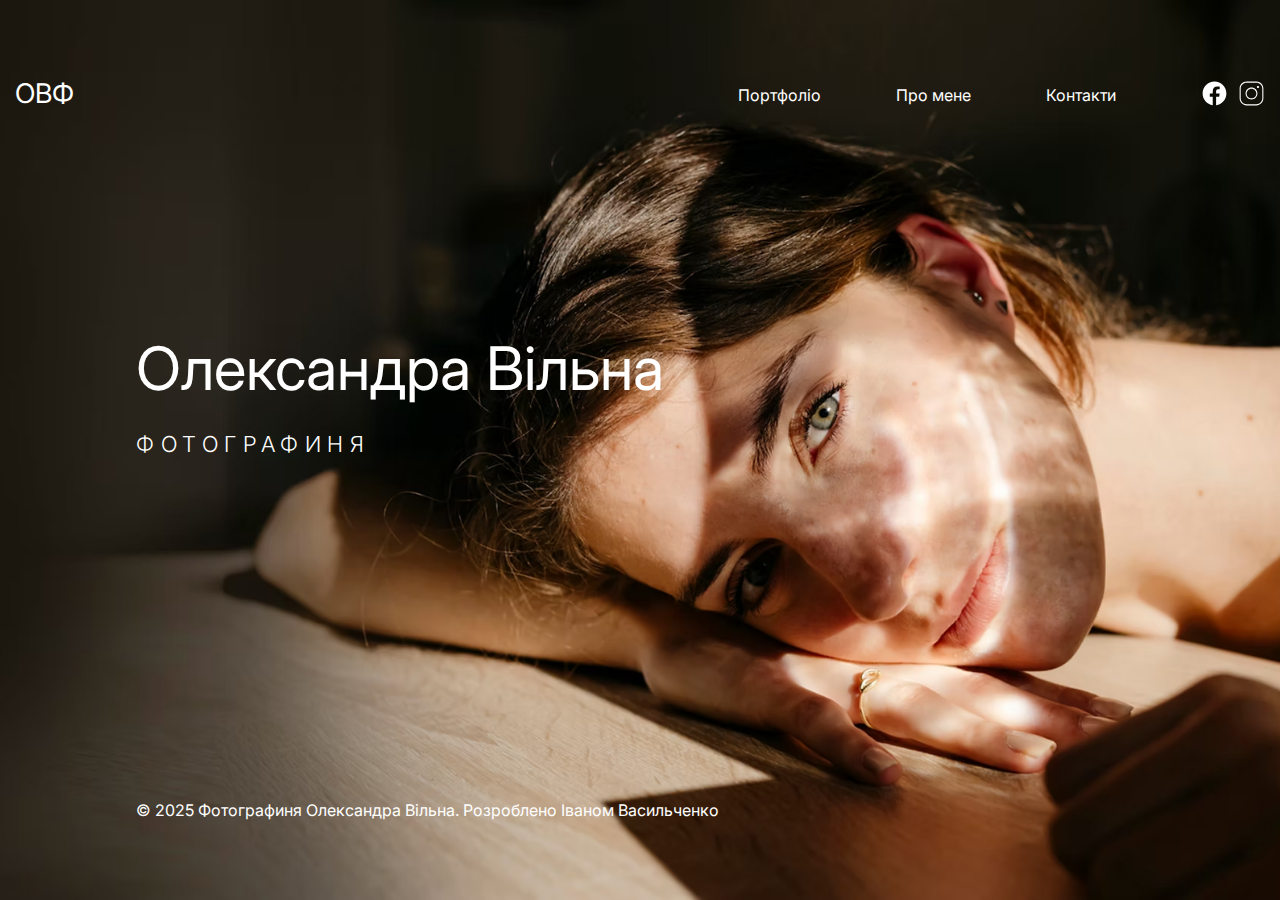
<file: index.html>
<!DOCTYPE html>
<html lang="uk">

<head>
    <meta charset="UTF-8">
    <meta name="viewport" content="width=device-width, initial-scale=1.0">
    <link rel="icon" href="./assets/images/favicons/favicon-camera-32x32.png" type="image/x-icon">
    <link rel="stylesheet" href="assets/css/styles.css">
    <title>Олександра Вільна</title>
</head>

<body>
    <div class="wrapper">
        <div class="bg-container">
            <header class="header">
                <div class="container">
                    <nav class="nav">
                        <div class="logo-text-container"><a href="index.html" class="logo-text">ОВФ</a></div>
                        <div class="links-container">
                            <ul class="links-list">
                                <li class="links-list-element"><a href="./pages/portfolio.html">Портфоліо</a></li>
                                <li class="links-list-element"><a href="#">Про мене</a></li>
                                <li class="links-list-element"><a href="#">Контакти</a></li>
                            </ul>
                            <div class="social-medias-links">
                                <a href="#"><img src="./assets/images/logo/facebook-logo.svg" alt="Логотип фейсбук"></a>
                                <a href="#"><img src="./assets/images/logo/instagram-logo.svg" alt="Логотип інстаграм"></a>
                            </div>
                        </div>
                    </nav>
                </div>
            </header>
            <main class="main">
                <div class="container">
                    <section class="hero-section">
                        <div class="titles-container">
                            <h1 class="hero-title">Олександра Вільна</h1>
                            <h2 class="hero-subtitle">фотографиня</h2>
                        </div>
                    </section>
                </div>
            </main>
            <footer class="footer">
                <div class="container">
                    <div class="footer-text-container">
                        <p class="footer-text">© 2025 Фотографиня Олександра Вільна. Розроблено Іваном Васильченко</p>
                    </div>
                </div>
            </footer>
        </div>
    </div>
</body>

</html>
</file>
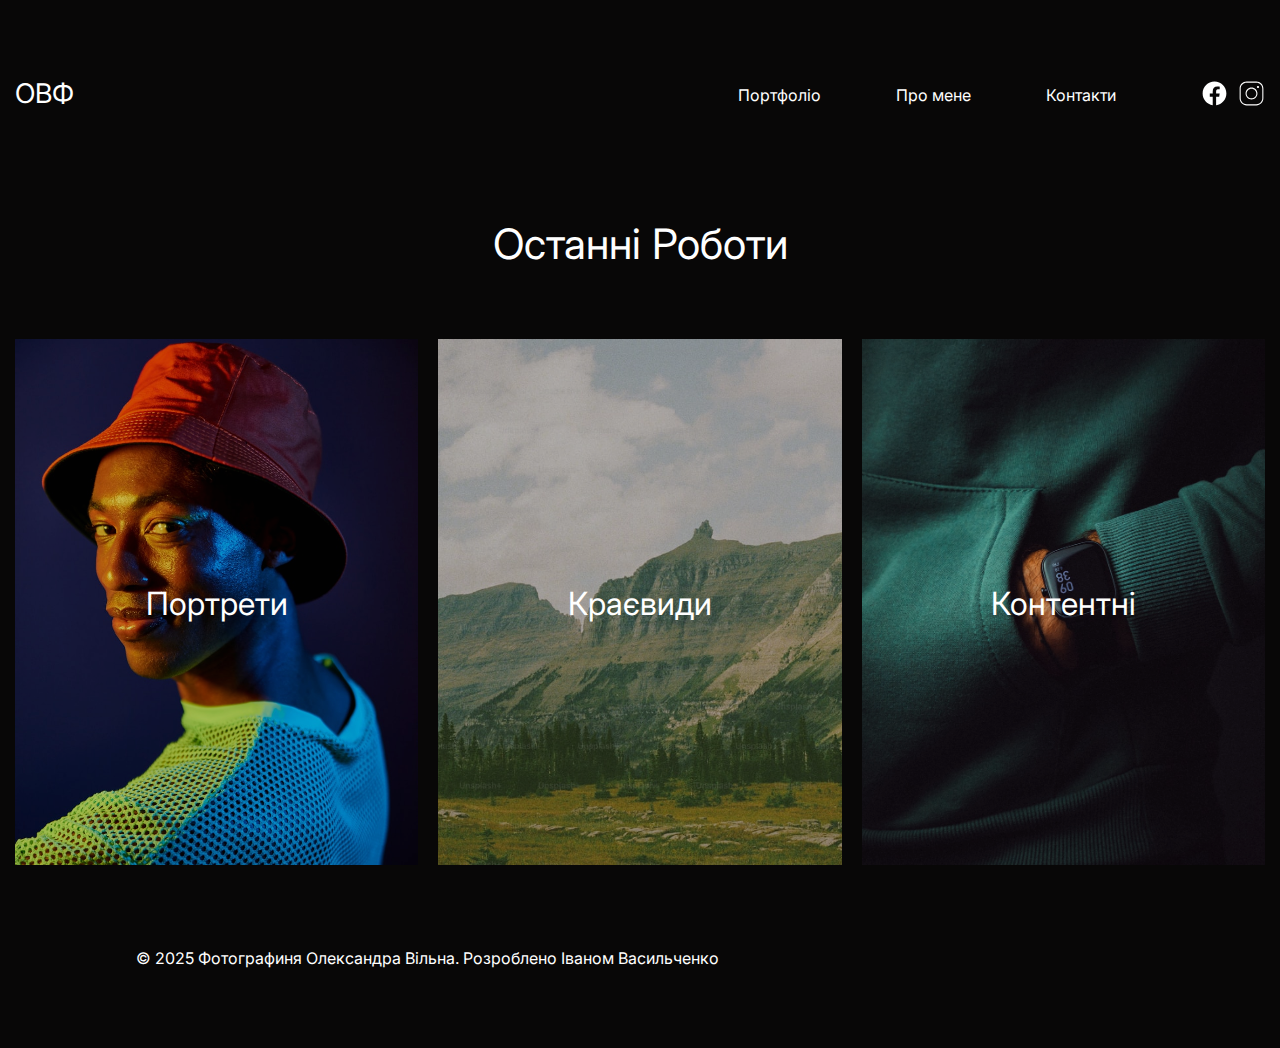
<file: pages/portfolio.html>
<!DOCTYPE html>
<html lang="uk">

<head>
    <meta charset="UTF-8">
    <meta name="viewport" content="width=device-width, initial-scale=1.0">
    <link rel="icon" href="../assets/images/favicons/favicon-paintbrush-32x32.png" type="image/x-icon">
    <link rel="stylesheet" href="../assets/css/styles.css">
    <title>Портфоліо</title>
</head>

<body class="body">
    <div class="wrapper">
        <header class="header">
            <div class="container">
                <nav class="nav">
                    <div class="logo-text-container"><a href="../index.html" class="logo-text">ОВФ</a></div>
                    <div class="links-container">
                        <ul class="links-list">
                            <li class="links-list-element"><a href="portfolio.html">Портфоліо</a></li>
                            <li class="links-list-element"><a href="#">Про мене</a></li>
                            <li class="links-list-element"><a href="#">Контакти</a></li>
                        </ul>
                        <div class="social-medias-links">
                            <a href="#"><img src="../assets/images/logo/facebook-logo.svg" alt="Логотип фейсбук"></a>
                            <a href="#"><img src="../assets/images/logo/instagram-logo.svg" alt="Логотип інстаграм"></a>
                        </div>
                    </div>
                </nav>
            </div>
        </header>
        <main class="main">
            <div class="container">
                <section class="last-works-section">
                    <h1 class="last-works-title">Останні Роботи</h1>
                    <ul class="pictures-list">
                        <li class="pictures-list-element">
                            <a href="./portraits.html">
                                <img src="../assets/images/backgrounds/man-red-hat.jpg" alt="Портрет чоловіка в червоному капелюсі">
                                <h3 class="pictures-category-title">Портрети</h3>
                            </a>
                        </li>
                        <li class="pictures-list-element">
                            <a href="#">
                                <img src="../assets/images/backgrounds/mountains.jpg" alt="Краєвид гірський">
                                <h3 class="pictures-category-title">Краєвиди</h3>
                            </a>
                        </li>
                        <li class="pictures-list-element">
                            <a href="#">
                                <img src="../assets/images/backgrounds/watch.jpg" alt="Рука з годинником в кишені">
                                <h3 class="pictures-category-title">Контентні</h3>
                            </a>
                        </li>
                    </ul>
                </section>
            </div>
        </main>
        <footer class="footer">
            <div class="container">
                <div class="footer-text-container">
                    <p class="footer-text">© 2025 Фотографиня Олександра Вільна. Розроблено Іваном Васильченко</p>
                </div>
            </div>
        </footer>
    </div>
</body>

</html>
</file>
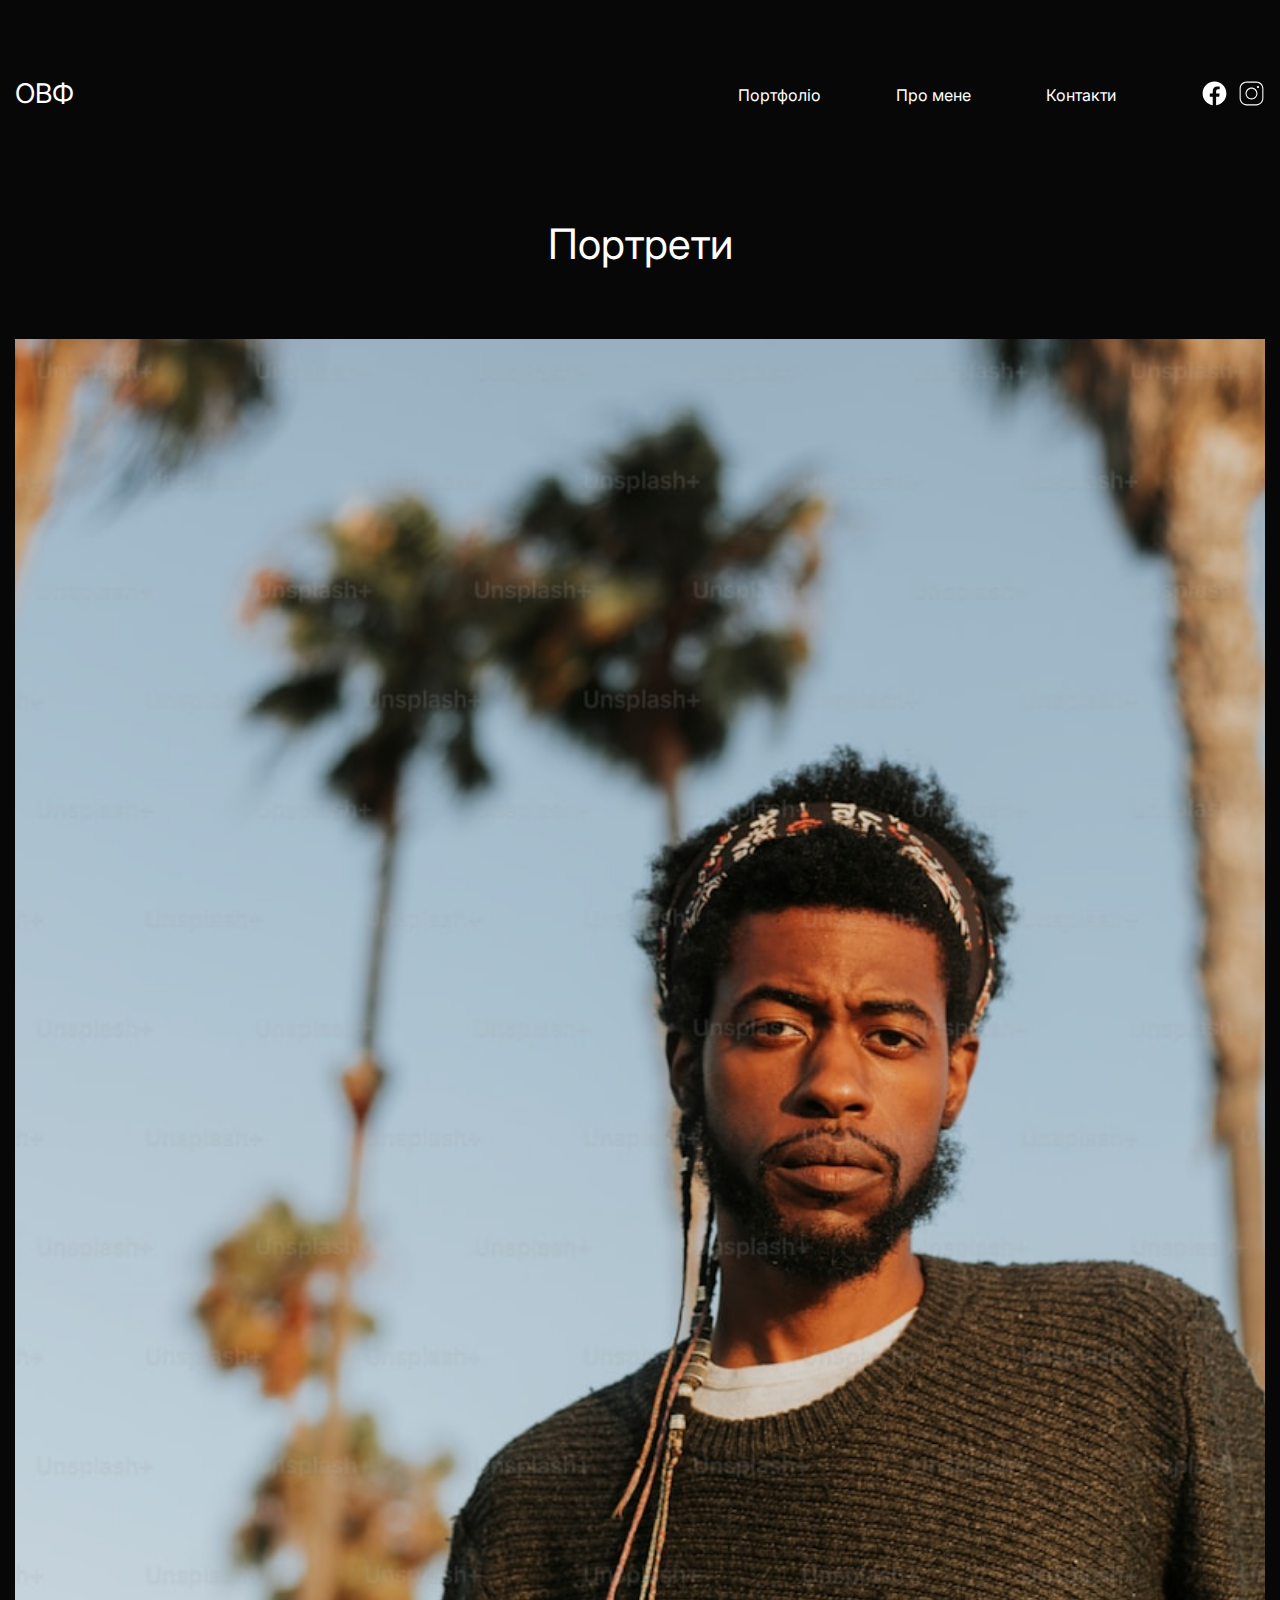
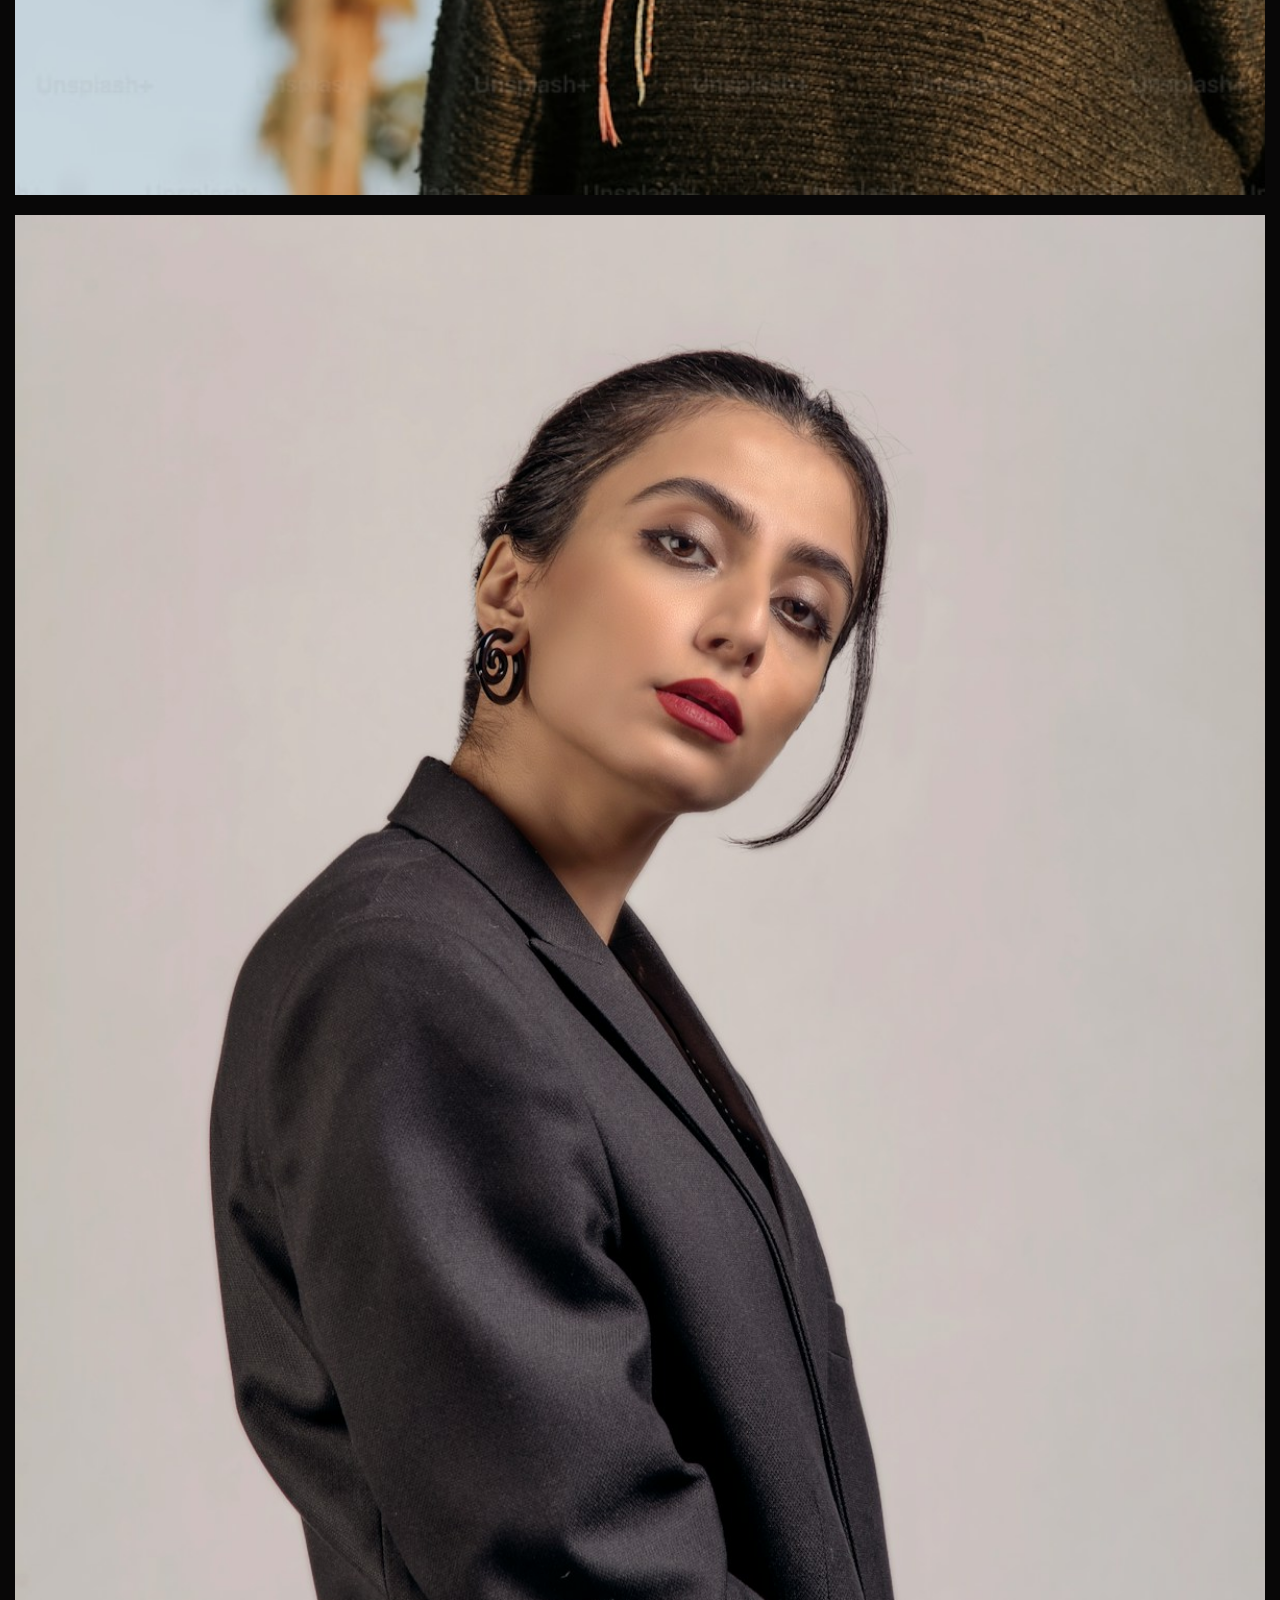
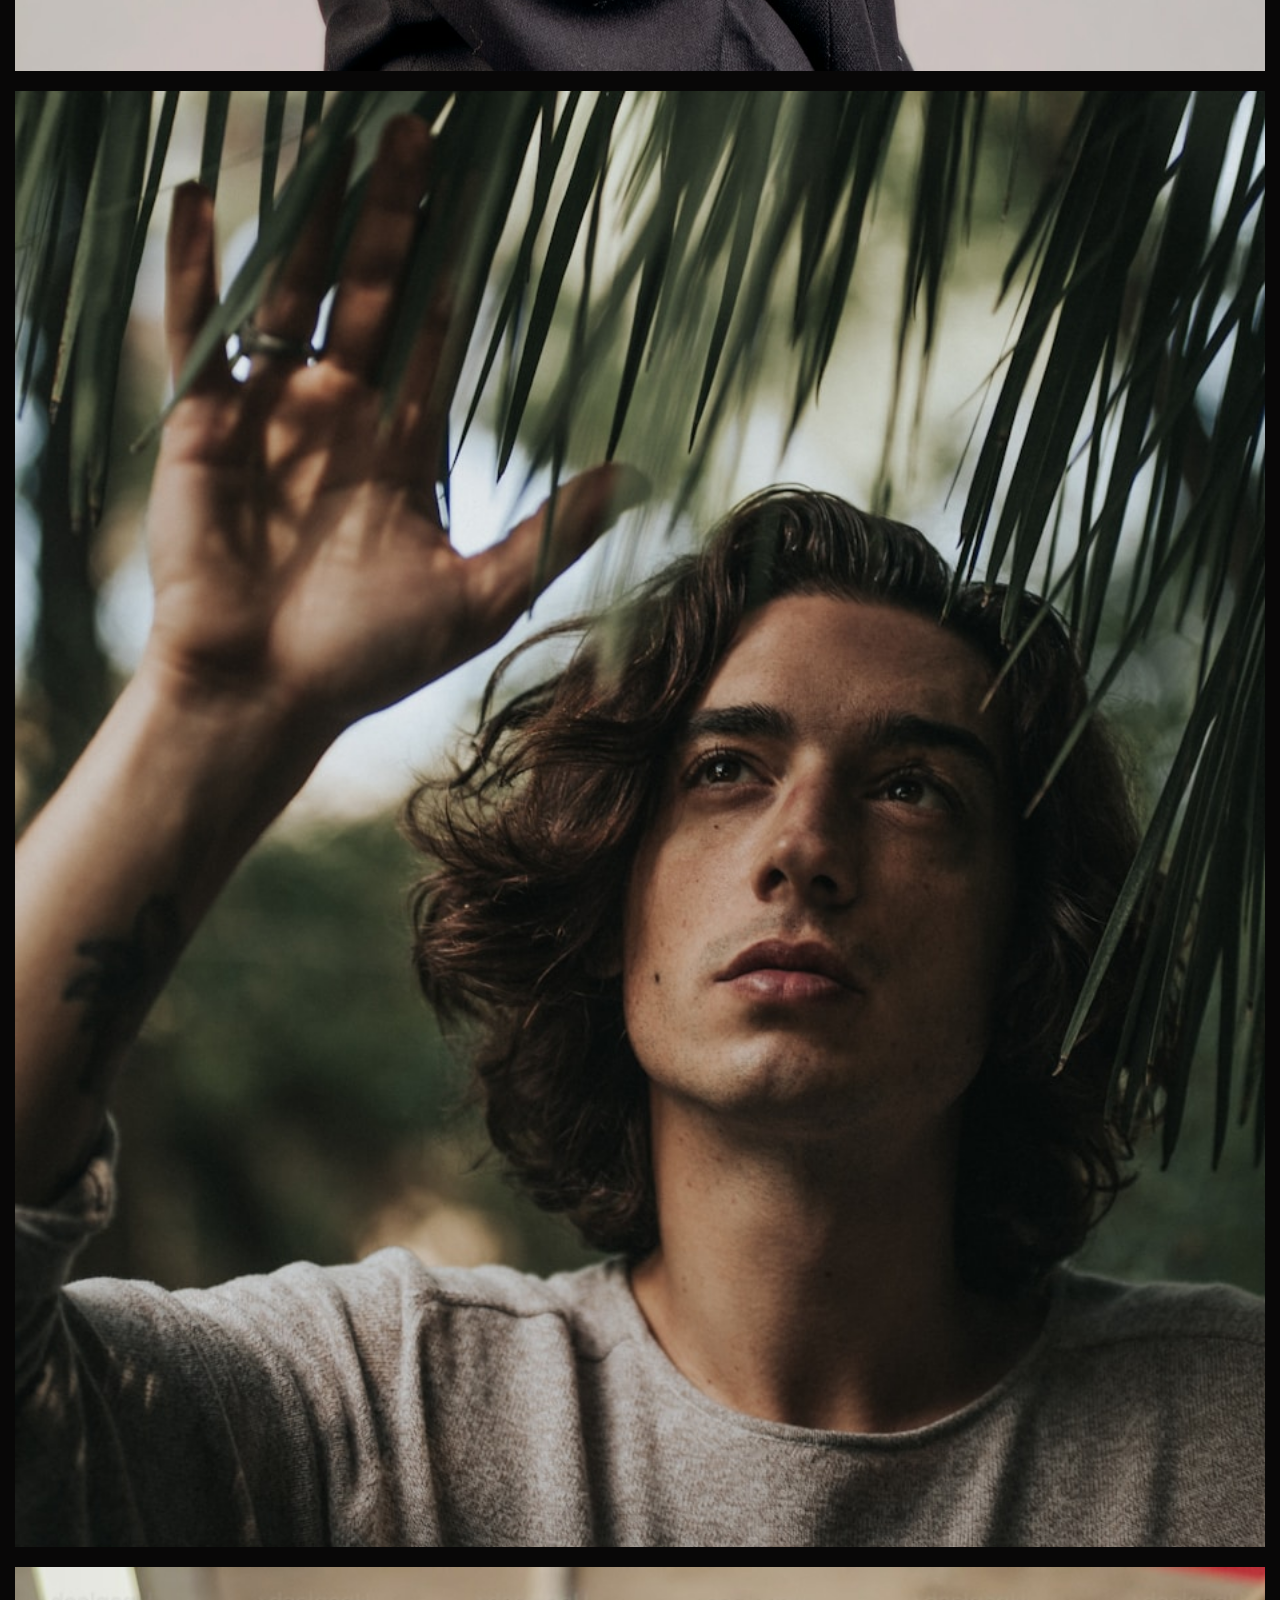
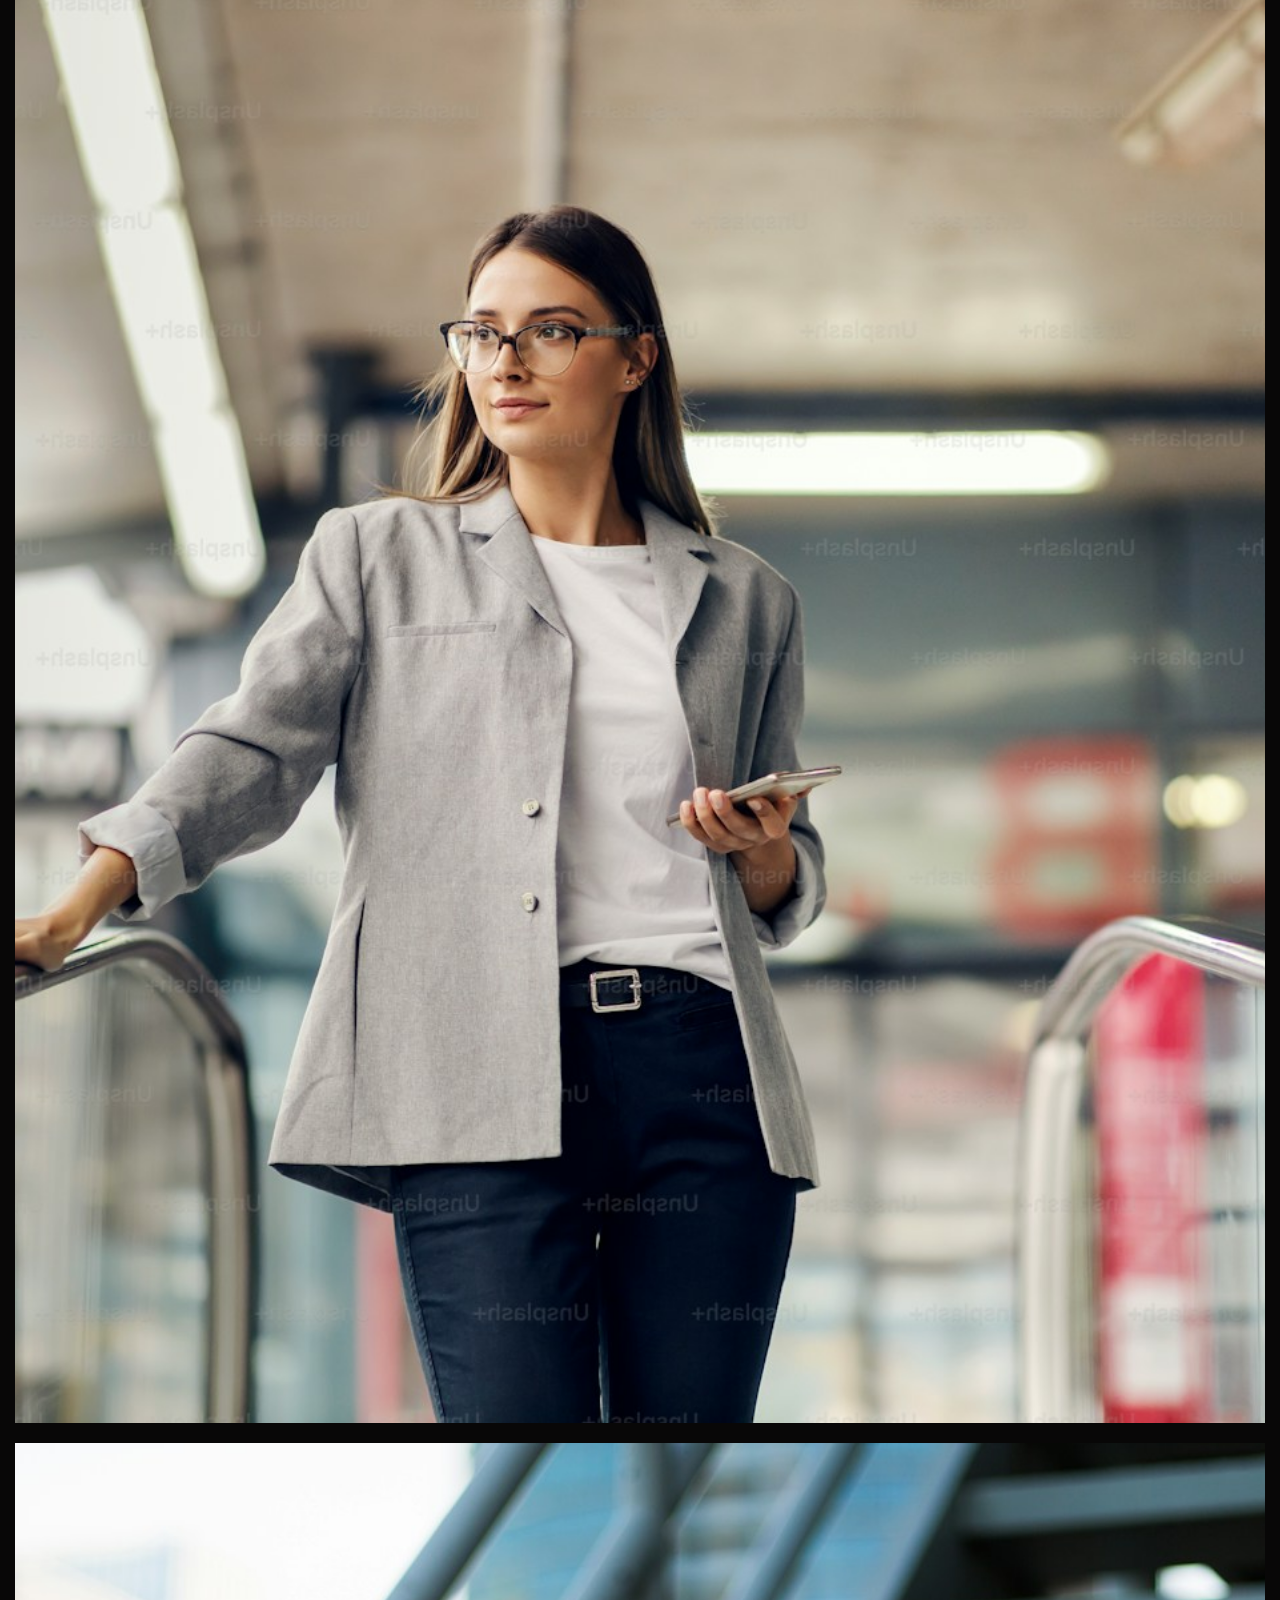
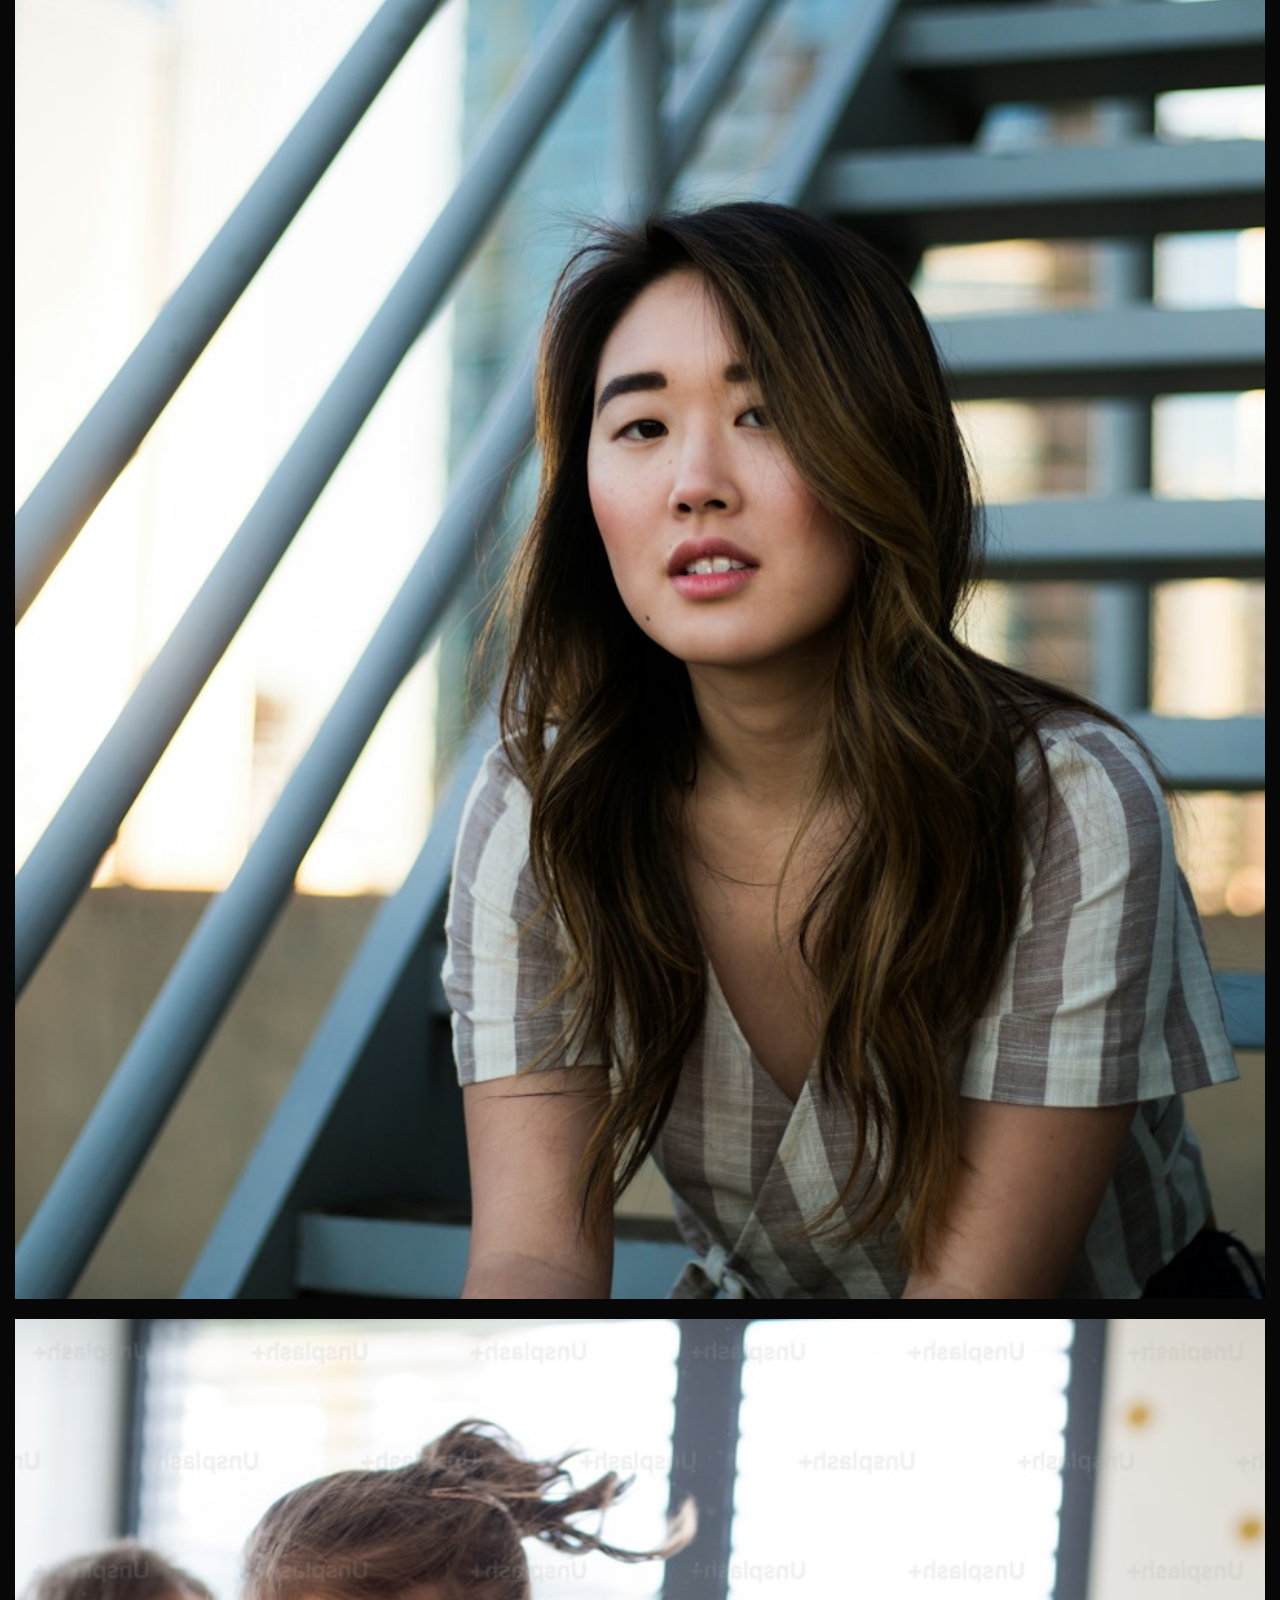
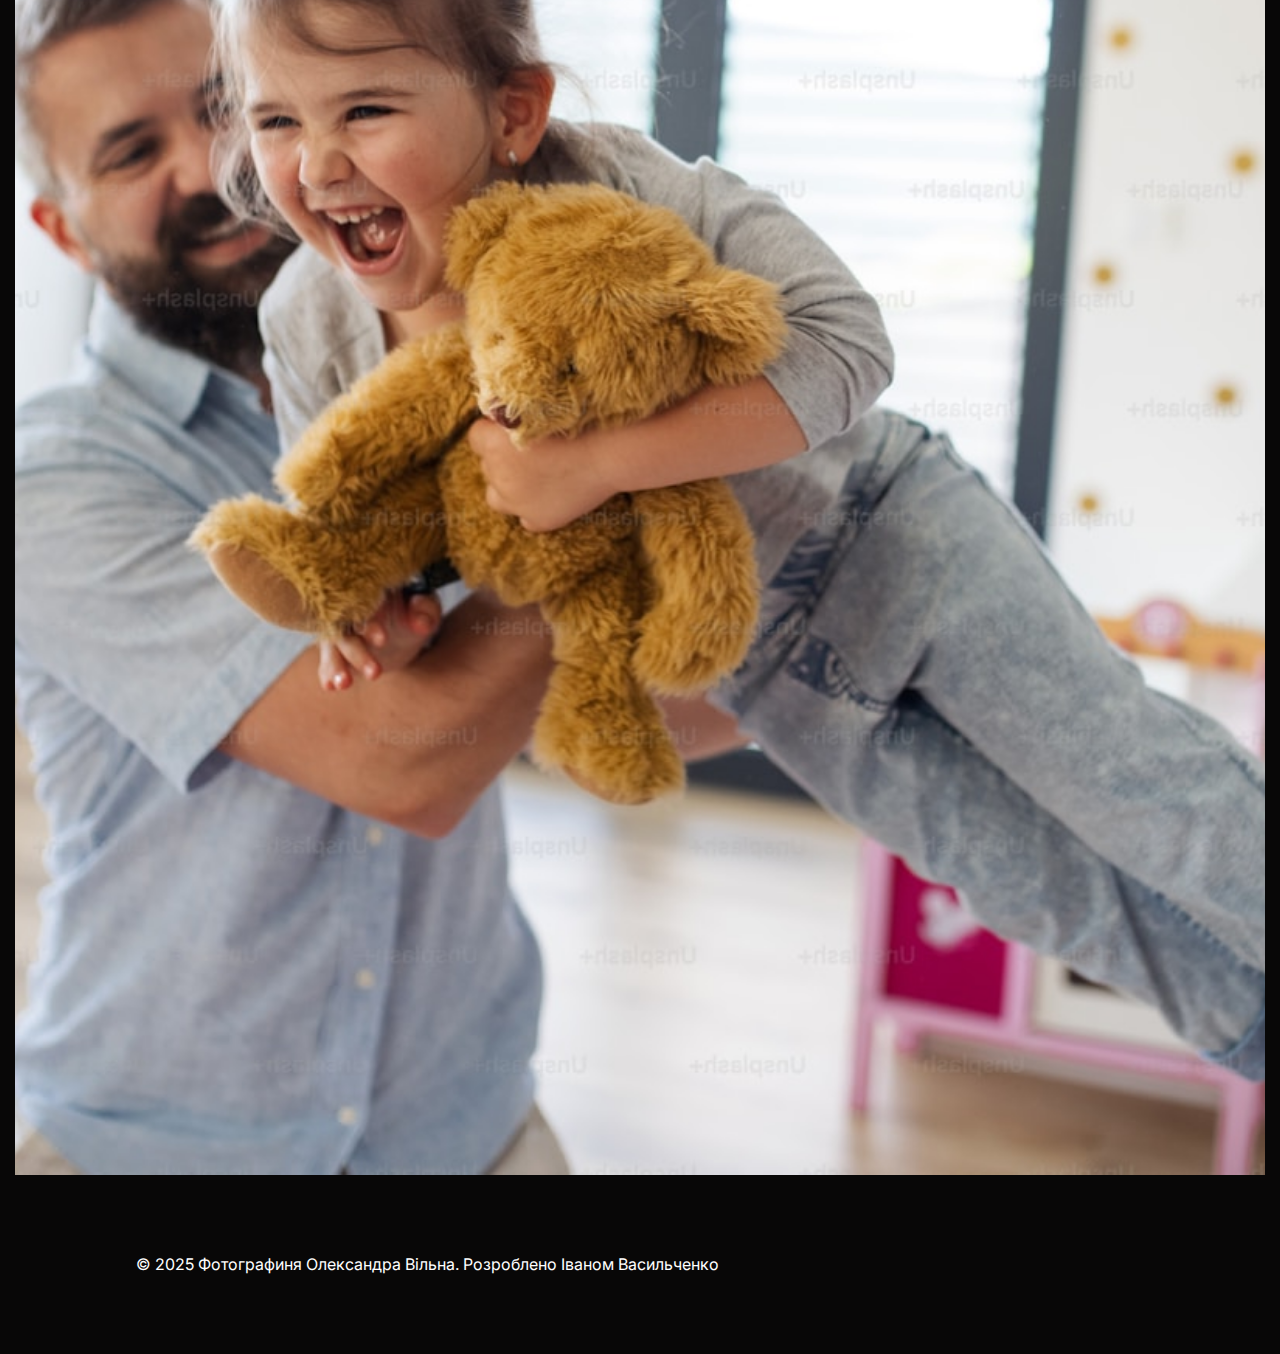
<file: pages/portraits.html>
<!DOCTYPE html>
<html lang="uk">
<head>
    <meta charset="UTF-8">
    <meta name="viewport" content="width=device-width, initial-scale=1.0">
    <link rel="icon" href="../assets/images/favicons/favicon-cowboy-32x32.png" type="image/x-icon">
    <link rel="stylesheet" href="../assets/css/styles.css">
    <title>Портрети</title>
</head>
<body class="body">
    <div class="wrapper">
        <header class="header">
            <div class="container">
                <nav class="nav">
                    <div class="logo-text-container"><a href="../index.html" class="logo-text">ОВФ</a></div>
                    <div class="links-container">
                        <ul class="links-list">
                            <li class="links-list-element"><a href="portfolio.html">Портфоліо</a></li>
                            <li class="links-list-element"><a href="#">Про мене</a></li>
                            <li class="links-list-element"><a href="#">Контакти</a></li>
                        </ul>
                        <div class="social-medias-links">
                            <a href="#"><img src="../assets/images/logo/facebook-logo.svg" alt="Логотип фейсбук"></a>
                            <a href="#"><img src="../assets/images/logo/instagram-logo.svg" alt="Логотип інстаграм"></a>
                        </div>
                    </div>
                </nav>
            </div>
        </header>

        <main class="main">
            <div class="container">
                <section class="portraits-section">
                    <h1 class="portraits-main-title">Портрети</h1>
                    <ul class="portraits-list">
                        <li class="portrait-list-element"><img src="../assets/images/portraits/man-under-palms.jpg" alt="" class="portrait-image"></li>
                        <li class="portrait-list-element"><img src="../assets/images/portraits/woman-with-red-lips.jpg" alt="" class="portrait-image"></li>
                        <li class="portrait-list-element"><img src="../assets/images/portraits/man-with-long-hair.jpg" alt="" class="portrait-image"></li>
                        <li class="portrait-list-element"><img src="../assets/images/portraits/woman-in-glasses.jpg" alt="" class="portrait-image"></li>
                        <li class="portrait-list-element"><img src="../assets/images/portraits/woman-on-stairs.jpg" alt="" class="portrait-image"></li>
                        <li class="portrait-list-element"><img src="../assets/images/portraits/man-with-girl.jpg" alt="" class="portrait-image"></li>
                    </ul>
                </section>
            </div>
        </main>

        <footer class="footer">
            <div class="container">
                <div class="footer-text-container">
                    <p class="footer-text">© 2025 Фотографиня Олександра Вільна. Розроблено Іваном Васильченко</p>
                </div>
            </div>
        </footer>
    </div>
</body>
</html>
</file>
<file: assets/css/styles.css>
@import url("https://fonts.googleapis.com/css2?family=Inter:ital,opsz,wght@0,14..32,100..900;1,14..32,100..900&display=swap");
*,
*::before,
*::after {
  padding: 0;
  margin: 0;
  border: none;
  -webkit-box-sizing: border-box;
          box-sizing: border-box;
}

*::before,
*::after {
  display: inline-block;
}

a {
  text-decoration: none;
  color: inherit;
  display: inline-block;
}

li {
  list-style: none;
}

img {
  vertical-align: top;
}

h1,
h2,
h3,
h4,
h5,
h6 {
  font-weight: inherit;
  font-size: inherit;
}

html,
body {
  line-height: 1;
  height: 100%;
}

/* FORM */
input,
button,
textarea {
  font-family: inherit;
  font-size: inherit;
  line-height: inherit;
  color: inherit;
  background-color: transparent;
}

input,
textarea {
  width: 100%;
}

button,
select,
option {
  cursor: pointer;
}

input[type=text],
input[type=email],
input[type=tel],
textarea {
  -webkit-appearance: none;
     -moz-appearance: none;
          appearance: none;
}

html,
body,
div,
span,
applet,
object,
iframe,
h1,
h2,
h3,
h4,
h5,
h6,
p,
blockquote,
pre,
a,
abbr,
acronym,
address,
big,
cite,
code,
del,
dfn,
em,
img,
ins,
kbd,
q,
s,
samp,
small,
strike,
strong,
sub,
sup,
tt,
var,
b,
u,
i,
center,
dl,
dt,
dd,
ol,
ul,
li,
fieldset,
form,
label,
legend,
table,
caption,
tbody,
tfoot,
thead,
tr,
th,
td,
article,
aside,
canvas,
details,
embed,
figure,
figcaption,
footer,
header,
hgroup,
menu,
nav,
output,
ruby,
section,
summary,
time,
mark,
audio,
video {
  margin: 0;
  padding: 0;
  border: 0;
  font-size: 100%;
  font: inherit;
  vertical-align: baseline;
}

.wrapper {
  overflow: clip;
}

.main {
  -webkit-box-flex: 1;
      -ms-flex-positive: 1;
          flex-grow: 1;
}

.bg-container {
  background: url("../images/backgrounds/main-bg.jpg");
  min-height: 100%;
  background-position: center;
  background-repeat: no-repeat;
  background-size: cover;
  display: -webkit-box;
  display: -ms-flexbox;
  display: flex;
  -webkit-box-orient: vertical;
  -webkit-box-direction: normal;
      -ms-flex-direction: column;
          flex-direction: column;
  min-height: 100vh;
}

.container {
  margin: 0 auto;
  padding: 0 15px;
  max-width: 1458px;
  color: rgb(255, 255, 255);
}

.header .container {
  padding: 80px 15px;
}
@media (max-width: 461px) {
  .header .container {
    padding-top: 50px;
  }
}

.nav {
  display: -webkit-box;
  display: -ms-flexbox;
  display: flex;
}
@media (max-width: 768px) {
  .nav {
    -ms-flex-wrap: wrap;
        flex-wrap: wrap;
    -webkit-box-pack: center;
        -ms-flex-pack: center;
            justify-content: center;
  }
  .nav .logo-text-container {
    -webkit-box-flex: 0;
        -ms-flex-positive: 0;
            flex-grow: 0;
  }
  .nav .links-container {
    -webkit-box-flex: 1;
        -ms-flex: 1 1 100%;
            flex: 1 1 100%;
    -webkit-box-pack: center;
        -ms-flex-pack: center;
            justify-content: center;
  }
  .nav .logo-text-container {
    margin-bottom: 40px;
  }
}
@media (max-width: 585px) {
  .nav .links-list {
    -webkit-box-flex: 1;
        -ms-flex: 1 1 100%;
            flex: 1 1 100%;
    -webkit-box-pack: center;
        -ms-flex-pack: center;
            justify-content: center;
  }
  .nav .links-container {
    -ms-flex-wrap: wrap;
        flex-wrap: wrap;
    gap: 20px;
  }
}

.links-container {
  display: -webkit-box;
  display: -ms-flexbox;
  display: flex;
  gap: 85px;
}

.logo-text-container {
  -webkit-box-flex: 1;
      -ms-flex-positive: 1;
          flex-grow: 1;
}

.logo-text {
  font-family: "Inter", sans-serif;
  font-weight: 400;
  font-size: 27px;
  line-height: 1;
}

.links-list {
  font-family: "Inter", sans-serif;
  font-weight: 400;
  font-size: 16px;
  line-height: 1.2;
  white-space: nowrap;
  display: -webkit-box;
  display: -ms-flexbox;
  display: flex;
  gap: 75px;
  -webkit-box-align: center;
      -ms-flex-align: center;
          align-items: center;
}
.links-list .links-list-element a:hover {
  text-decoration: underline;
}
@media (max-width: 461px) {
  .links-list {
    gap: 45px;
  }
}
@media (max-width: 370px) {
  .links-list {
    gap: 30px;
  }
}

.social-medias-links {
  display: -webkit-box;
  display: -ms-flexbox;
  display: flex;
  gap: 10px;
}

.hero-section {
  padding-top: 141px;
  padding-left: 121px;
}
@media (max-width: 585px) {
  .hero-section {
    padding-left: 80px;
  }
}
@media (max-width: 461px) {
  .hero-section {
    padding-left: 50px;
  }
}
@media (max-width: 370px) {
  .hero-section {
    padding-left: 30px;
  }
}

.hero-title {
  font-family: "Inter", sans-serif;
  font-weight: 400;
  font-size: 60px;
  line-height: 1.2;
  margin-bottom: 27px;
}
@media (max-width: 461px) {
  .hero-title {
    font-size: 40px;
  }
}

.hero-subtitle {
  font-family: "Inter", sans-serif;
  font-weight: 300;
  font-size: 22px;
  line-height: 1.2;
  letter-spacing: 6.6px;
  text-transform: uppercase;
}
@media (max-width: 461px) {
  .hero-subtitle {
    font-size: 16px;
  }
}

.footer .container {
  padding-block: 80px;
}

.footer-text-container {
  padding-left: 121px;
}
@media (max-width: 585px) {
  .footer-text-container {
    padding-left: 80px;
  }
}
@media (max-width: 461px) {
  .footer-text-container {
    padding-left: 50px;
  }
}
@media (max-width: 370px) {
  .footer-text-container {
    padding-left: 30px;
  }
}

.footer-text {
  font-family: "Inter", sans-serif;
  font-weight: 400;
  font-size: 16px;
  line-height: 1.2;
}

.body {
  background-color: rgb(8, 7, 7);
  height: 100%;
}

.last-works-section {
  padding-top: 28px;
}

.last-works-title {
  font-family: "Inter", sans-serif;
  font-weight: 400;
  font-size: 42px;
  line-height: 1.2;
  text-align: center;
  margin-bottom: 70px;
}

.pictures-list {
  max-width: 100%;
  display: -webkit-box;
  display: -ms-flexbox;
  display: flex;
  gap: 20px;
  -webkit-box-pack: center;
      -ms-flex-pack: center;
          justify-content: center;
}
@media (max-width: 768px) {
  .pictures-list {
    -ms-flex-wrap: wrap;
        flex-wrap: wrap;
  }
}
.pictures-list-element {
  max-width: 463px;
  max-height: 603px;
  aspect-ratio: 463/603;
  position: relative;
}
@media (max-width: 768px) {
  .pictures-list-element:nth-child(1), .pictures-list-element:nth-child(2) {
    max-width: 48%;
  }
  .pictures-list-element:nth-child(3) {
    max-width: 48%;
  }
}
@media (max-width: 531px) {
  .pictures-list-element {
    max-width: 100%;
    max-height: none;
    -webkit-box-flex: 1;
        -ms-flex: 1 1 100%;
            flex: 1 1 100%;
  }
  .pictures-list-element:nth-child(1), .pictures-list-element:nth-child(2), .pictures-list-element:nth-child(3) {
    max-width: 100%;
  }
}

.pictures-list-element a {
  height: 100%;
  width: 100%;
  -webkit-transition: all ease-in-out 0.2s;
  transition: all ease-in-out 0.2s;
}
.pictures-list-element a:hover {
  -webkit-box-shadow: 0px 0px 20px 0px rgb(62, 40, 255);
          box-shadow: 0px 0px 20px 0px rgb(62, 40, 255);
}

.pictures-list-element a img {
  width: 100%;
  height: 100%;
  -o-object-fit: cover;
     object-fit: cover;
  opacity: 0.8;
}

.pictures-category-title {
  font-family: "Inter", sans-serif;
  font-weight: 400;
  font-size: 32px;
  line-height: 1.2;
  position: absolute;
  top: 50%;
  left: 50%;
  -webkit-transform: translateX(-50%) translateY(-50%);
      -ms-transform: translateX(-50%) translateY(-50%);
          transform: translateX(-50%) translateY(-50%);
}
@media (min-width: 531px) and (max-width: 960px) {
  .pictures-category-title {
    font-size: 28px;
  }
}

.portraits-section {
  padding-top: 28px;
}
@media (max-width: 425px) {
  .portraits-section {
    padding-top: 0;
  }
}

.portraits-main-title {
  font-family: "Inter", sans-serif;
  font-weight: 400;
  font-size: clamp(36px, 5vw, 42px);
  line-height: 1.2;
  margin-bottom: 70px;
  text-align: center;
}

.portraits-list {
  display: grid;
  grid-template-columns: repeat(2, minmax(670px, 1fr));
  grid-template-rows: repeat(4, minmax(380px, 400px));
  gap: 20px;
}
@media (max-width: 1430px) {
  .portraits-list {
    grid-template-columns: minmax(250px, 1fr);
    grid-template-rows: repeat(6, minmax(200px, 1fr));
  }
}

.portrait-list-element {
  overflow: hidden;
}

.portrait-image {
  height: 100%;
  width: 100%;
  -o-object-fit: cover;
     object-fit: cover;
}

.portraits-list .portrait-list-element .portrait-image {
  aspect-ratio: 704/400;
}

.portraits-list .portrait-list-element:nth-child(2),
.portraits-list .portrait-list-element:nth-child(4) {
  grid-row: span 2;
  aspect-ratio: 704/820;
}
@media (max-width: 1430px) {
  .portraits-list .portrait-list-element:nth-child(2),
  .portraits-list .portrait-list-element:nth-child(4) {
    grid-row: span 1;
  }
}

.portraits-list .portrait-list-element:nth-child(4) .portrait-image,
.portraits-list .portrait-list-element:nth-child(5) .portrait-image,
.portraits-list .portrait-list-element:nth-child(6) .portrait-image {
  -webkit-transform: scaleX(-1);
      -ms-transform: scaleX(-1);
          transform: scaleX(-1);
}
</file>
